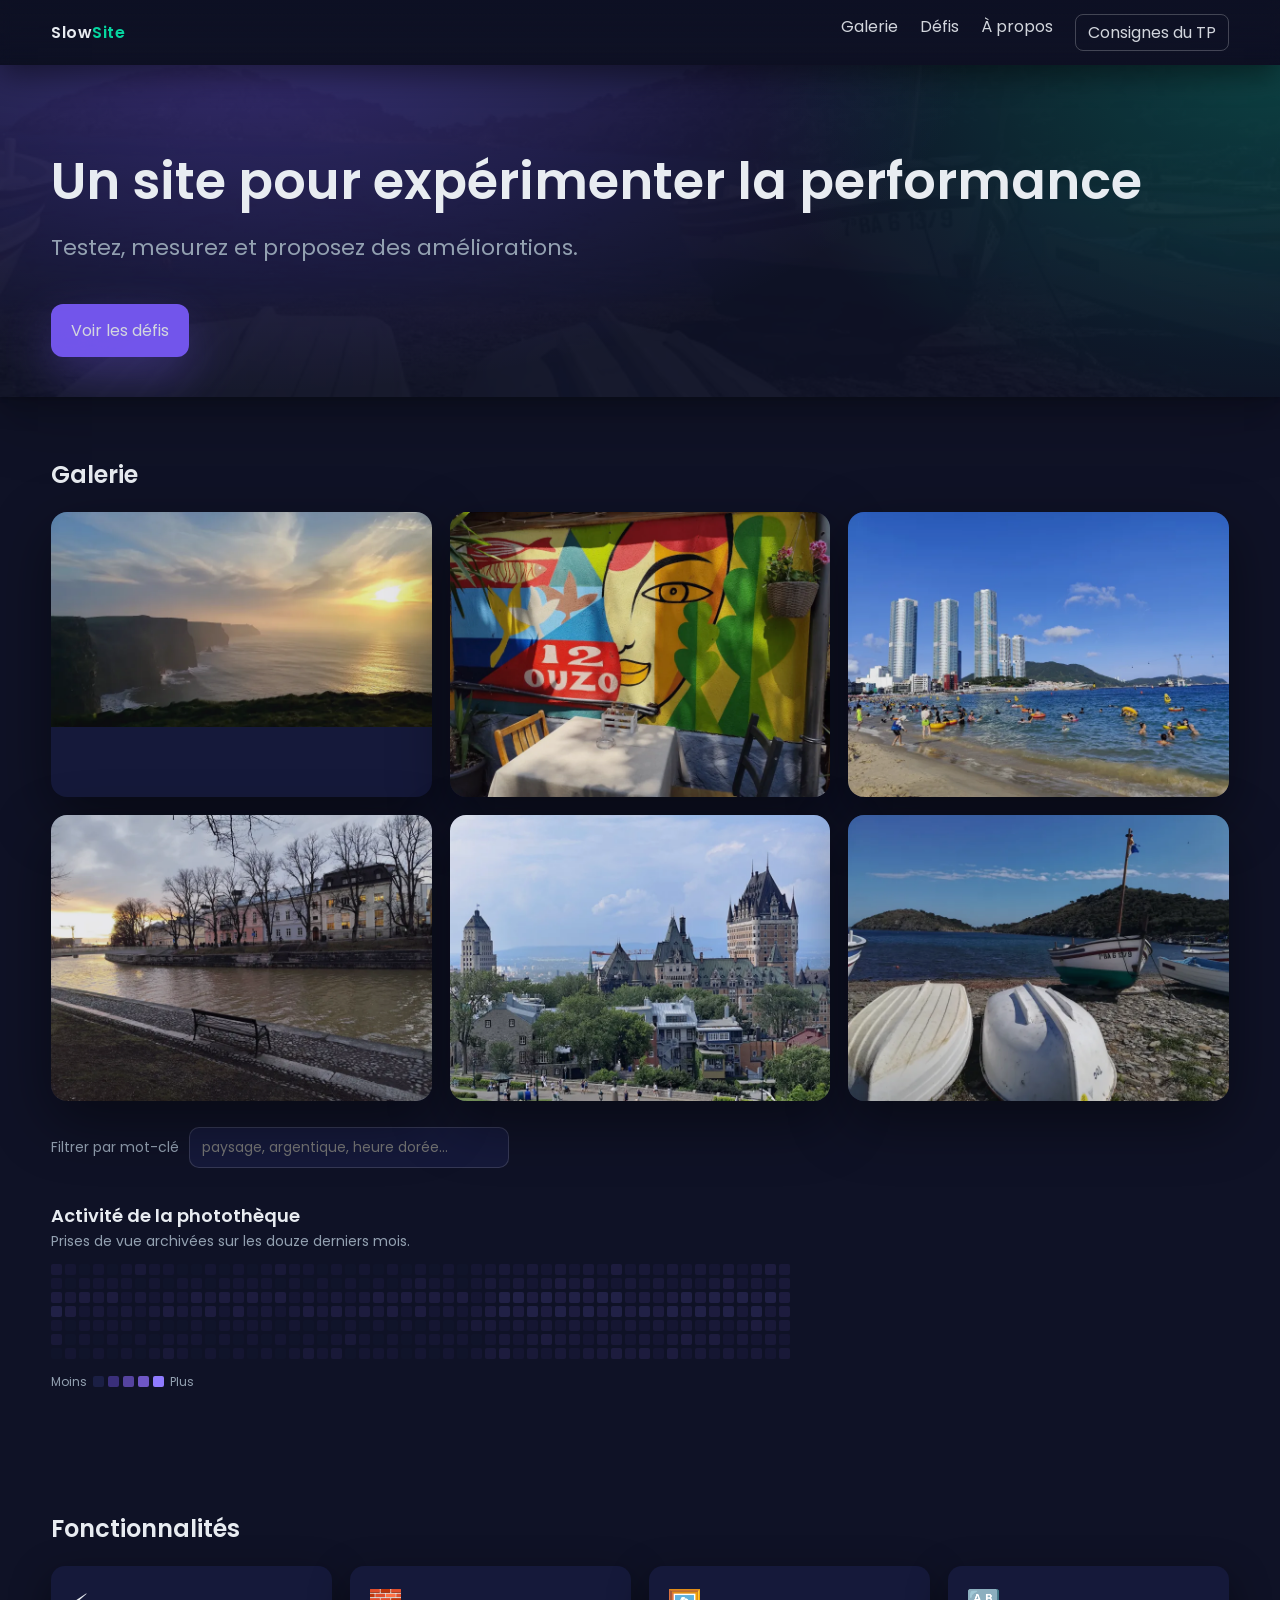
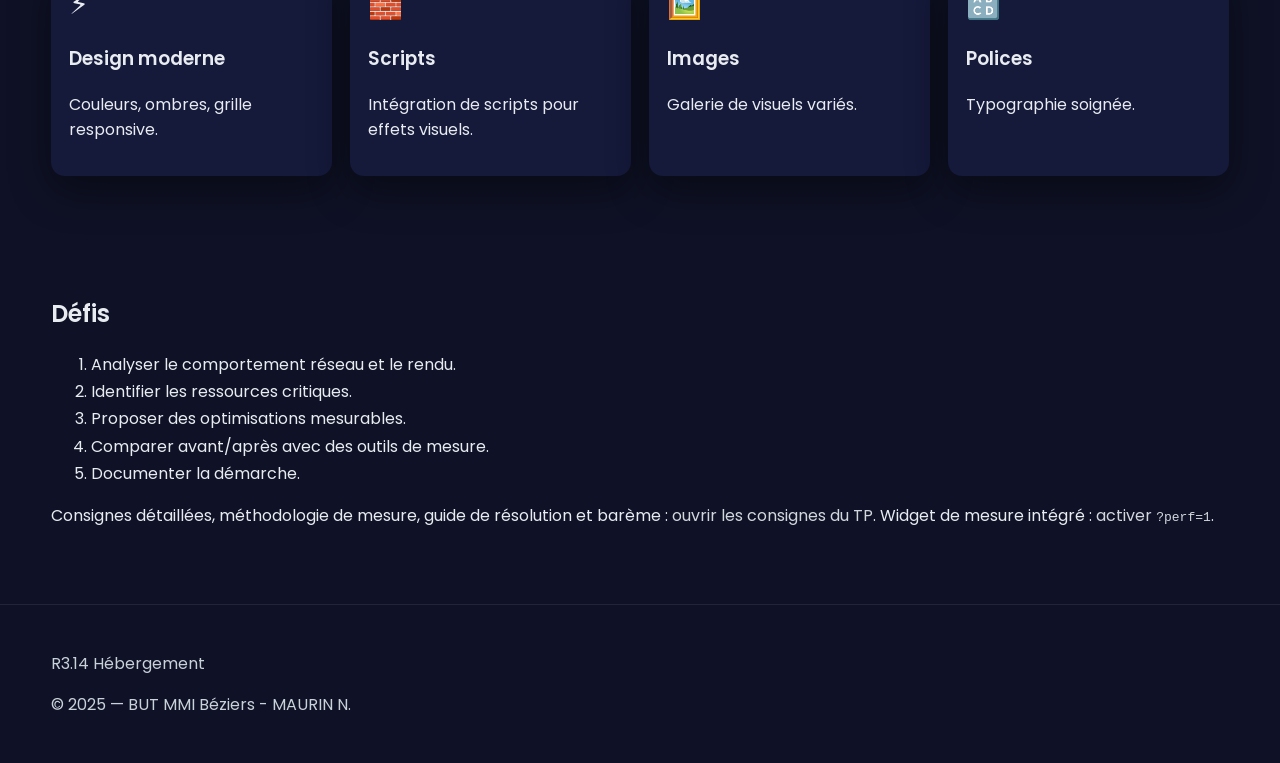
<file: index.html>
<!DOCTYPE html>
<html lang="fr">
  <head>
    <meta charset="utf-8" />
    <meta name="viewport" content="width=device-width, initial-scale=1" />
    <title>Site non optimisé...</title>

    <link rel="icon" type="image/png" href="img/favicon.png" />
    <link rel="preload" as="font" type="font/woff2" href="fonts/poppins-400-latin.woff2" crossorigin />

    <link rel="stylesheet" href="css/styles.css" />

      <script src="js/app.js" defer></script>

    <!-- ===== Infrastructure du TP : hors exercice =====================
         Le bouton « Consignes » et sa fenêtre ne font pas partie du site à
         optimiser. Inutile de les analyser, les optimiser ou les supprimer.
         Volontairement en ligne : aucune requête supplémentaire, et rien ne
         casse quand vous réécrivez css/styles.css ou js/app.js.
         ================================================================ -->
    <style>
      .tp-link{border:1px solid rgba(255,255,255,.25);border-radius:8px;padding:5px 12px}
      .tp-link:hover{background:rgba(255,255,255,.08)}
      /* Cette entrée de menu supplémentaire fait déborder la barre sur petit
         écran : on autorise le retour à la ligne. */
      @media (max-width:640px){
        .menu{flex-wrap:wrap;justify-content:flex-end;gap:8px 14px}
      }
      #tp-modal{width:min(1000px,94vw);height:min(86vh,900px);padding:0;border:0;
        border-radius:14px;background:#0f1226;color:#E8ECF1;overflow:hidden}
      #tp-modal::backdrop{background:rgba(4,6,18,.72)}
      .tp-modal-bar{display:flex;align-items:center;justify-content:space-between;
        gap:12px;padding:10px 14px;border-bottom:1px solid rgba(255,255,255,.12);
        font:600 15px/1.3 system-ui,Segoe UI,Roboto,Arial,sans-serif}
      .tp-modal-bar button{background:transparent;color:#E8ECF1;cursor:pointer;
        border:1px solid rgba(255,255,255,.25);border-radius:8px;padding:5px 11px;font:inherit}
      .tp-modal-bar button:hover{background:rgba(255,255,255,.1)}
      #tp-modal iframe{display:block;width:100%;height:calc(100% - 45px);border:0}
    </style>
  </head>
  <body>
    <div class="topbar">
      <div class="container nav">
        <div class="logo">Slow<span>Site</span></div>
        <div class="menu">
          <a href="#galerie">Galerie</a>
          <a href="#defis">Défis</a>
          <a href="#apropos">À propos</a>
          <a class="tp-link js-consignes" href="consignes.html">Consignes du TP</a>
        </div>
      </div>
    </div>

    <div class="hero">
      <div class="container hero-inner">
        <div class="hero-text">
          <h1>Un site pour expérimenter la performance</h1>
          <p>Testez, mesurez et proposez des améliorations.</p>
          <a class="cta" href="#defis">Voir les défis</a>
        </div>
      </div>
    </div>

    <div id="galerie" class="section gallery">
      <div class="container">
        <h2>Galerie</h2>
        <div class="grid">
          <div class="card" data-mots="paysage montagne aube brume grand angle">
            <a href="img1.html"><img src="img/img1-800.webp" alt="Image 1" width="800" height="452" decoding="async" fetchpriority="high"
                 srcset="img/img1-800.webp 800w, img/img1-1600.webp 1600w"
                 sizes="(max-width: 560px) 92vw, (max-width: 900px) 46vw, 388px" /></a>
          </div>
          <div class="card" data-mots="architecture ville façade contraste élevé">
            <a href="img2.html"><img src="img/img2-800.webp" alt="Image 2" width="800" height="600" decoding="async" loading="lazy"
                 srcset="img/img2-800.webp 800w, img/img2-1600.webp 1600w"
                 sizes="(max-width: 560px) 92vw, (max-width: 900px) 46vw, 388px" /></a>
          </div>
          <div class="card" data-mots="portrait studio clair-obscur noir profond">
            <a href="img3.html"><img src="img/img3-800.webp" alt="Image 3" width="800" height="600" decoding="async" loading="lazy"
                 srcset="img/img3-800.webp 800w, img/img3-1600.webp 1600w"
                 sizes="(max-width: 560px) 92vw, (max-width: 900px) 46vw, 388px" /></a>
          </div>
          <div class="card" data-mots="littoral falaise heure dorée pose longue">
            <a href="img4.html"><img src="img/img4-800.webp" alt="Image 4" width="800" height="600" decoding="async" loading="lazy"
                 srcset="img/img4-800.webp 800w, img/img4-1600.webp 1600w"
                 sizes="(max-width: 560px) 92vw, (max-width: 900px) 46vw, 388px" /></a>
          </div>
          <div class="card" data-mots="photo de rue ruelle silhouette monochrome">
            <a href="img5.html"><img src="img/img5-800.webp" alt="Image 5" width="800" height="600" decoding="async" loading="lazy"
                 srcset="img/img5-800.webp 800w, img/img5-1600.webp 1600w"
                 sizes="(max-width: 560px) 92vw, (max-width: 900px) 46vw, 388px" /></a>
          </div>
          <div class="card" data-mots="forêt sentier lumière rasante macro">
            <a href="img6.html"><img src="img/img6-800.webp" alt="Image 6" width="800" height="600" decoding="async" loading="lazy"
                 srcset="img/img6-800.webp 800w, img/img6-1600.webp 1600w"
                 sizes="(max-width: 560px) 92vw, (max-width: 900px) 46vw, 388px" /></a>
          </div>
        </div>
        <div class="gallery-filter">
          <label for="q">Filtrer par mot-clé</label>
          <input id="q" type="search" list="motscles" autocomplete="off"
                 placeholder="paysage, argentique, heure dorée…" />
          <datalist id="motscles"></datalist>
          <p id="filter-info" class="filter-info"></p>
        </div>

        <div class="activity">
          <h3 class="activity-title">Activité de la photothèque</h3>
          <p class="activity-sub">Prises de vue archivées sur les douze derniers mois.</p>
          <div class="activity-scroll">
            <div id="calendrier" class="calendar"></div>
          </div>
          <p class="activity-legend">
            <span>Moins</span>
            <i class="lvl lvl-0"></i><i class="lvl lvl-1"></i><i class="lvl lvl-2"></i><i class="lvl lvl-3"></i><i class="lvl lvl-4"></i>
            <span>Plus</span>
          </p>
        </div>
      </div>
    </div>

    <div id="apropos" class="section features">
      <div class="container">
        <h2>Fonctionnalités</h2>
        <div class="features-grid">
          <div class="feature">
            <div class="icon">⚡</div>
            <h3>Design moderne</h3>
            <p>Couleurs, ombres, grille responsive.</p>
          </div>
          <div class="feature">
            <div class="icon">🧱</div>
            <h3>Scripts</h3>
            <p>Intégration de scripts pour effets visuels.</p>
          </div>
          <div class="feature">
            <div class="icon">🖼️</div>
            <h3>Images</h3>
            <p>Galerie de visuels variés.</p>
          </div>
          <div class="feature">
            <div class="icon">🔠</div>
            <h3>Polices</h3>
            <p>Typographie soignée.</p>
          </div>
        </div>
      </div>
    </div>

    <div id="defis" class="section challenges">
      <div class="container">
        <h2>Défis</h2>
        <ol>
          <li>Analyser le comportement réseau et le rendu.</li>
          <li>Identifier les ressources critiques.</li>
          <li>Proposer des optimisations mesurables.</li>
          <li>Comparer avant/après avec des outils de mesure.</li>
          <li>Documenter la démarche.</li>
        </ol>
        <p>
          Consignes détaillées, méthodologie de mesure, guide de résolution et
          barème : <a class="js-consignes" href="consignes.html">ouvrir les
          consignes du TP</a>. Widget de mesure intégré :
          <a href="?perf=1">activer <code>?perf=1</code></a>.
        </p>
      </div>
    </div>

    <div class="footer">
      <div class="container">
        <p>R3.14 Hébergement</p>
        <p>© 2025 — BUT MMI Béziers - MAURIN N.</p>
      </div>
    </div>

    <!-- ===== Infrastructure du TP : hors exercice ===================== -->
    <dialog id="tp-modal" aria-labelledby="tp-modal-titre">
      <div class="tp-modal-bar">
        <span id="tp-modal-titre">Consignes du TP</span>
        <span>
          <a class="tp-link" href="consignes.html" target="_blank" rel="noopener">Ouvrir dans un onglet</a>
          <button type="button" data-tp-close>Fermer</button>
        </span>
      </div>
      <iframe title="Consignes du TP" data-src="consignes.html"></iframe>
    </dialog>

    <script>
      /* Ouvre les consignes en fenêtre modale. Sans JavaScript, ou si
         <dialog> n'est pas supporté, les liens naviguent normalement vers
         consignes.html : le contenu reste accessible dans tous les cas.
         L'iframe n'est chargée qu'à la première ouverture, pour ne rien
         ajouter au chargement de la page mesurée. */
      (function () {
        var modal = document.getElementById('tp-modal');
        var liens = document.querySelectorAll('.js-consignes');
        if (!modal || !liens.length || typeof modal.showModal !== 'function') return;

        var frame = modal.querySelector('iframe');
        for (var i = 0; i < liens.length; i++) {
          liens[i].addEventListener('click', function (e) {
            e.preventDefault();
            if (!frame.getAttribute('src')) {
              frame.setAttribute('src', frame.dataset.src);
            }
            modal.showModal();
          });
        }
        modal.querySelector('[data-tp-close]').addEventListener('click', function () {
          modal.close();
        });
        // Échap ne remonte pas d'une iframe vers le <dialog> parent : on
        // écoute donc aussi dans le document embarqué (même origine).
        frame.addEventListener('load', function () {
          try {
            frame.contentDocument.addEventListener('keydown', function (e) {
              if (e.key === 'Escape') modal.close();
            });
          } catch (err) { /* origine différente : la touche Échap n'agira pas */ }
        });
        // Clic sur le fond sombre : la cible est alors le <dialog> lui-même.
        modal.addEventListener('click', function (e) {
          if (e.target === modal) modal.close();
        });
      })();
      /* ================================================================ */

      if (new URLSearchParams(location.search).has('perf')) {
        var s = document.createElement('script');
        s.src = 'js/metrics.js';
        s.defer = true;
        document.head.appendChild(s);
      }
    </script>
  </body>
</html>
</file>
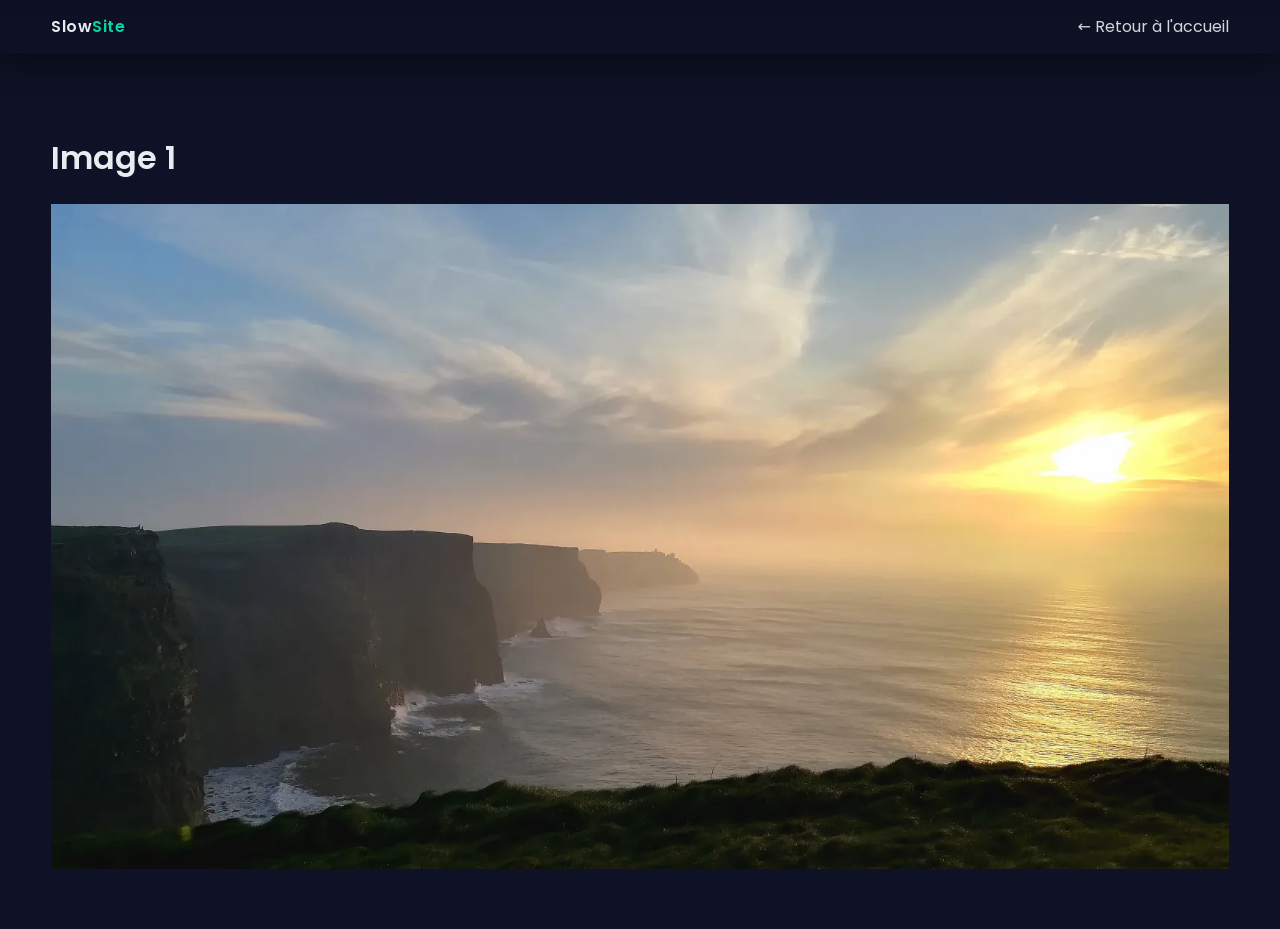
<file: img1.html>
<!DOCTYPE html>
<html lang="fr">
<head>
  <meta charset="utf-8" />
  <meta name="viewport" content="width=device-width, initial-scale=1" />
  <title>Image 1</title>
  <link rel="icon" type="image/png" href="img/favicon.png">
  <link rel="stylesheet" href="css/styles.css">
</head>
<body>
  <div class="topbar"><div class="container nav"><div class="logo">Slow<span>Site</span></div><div class="menu"><a href="index.html">← Retour à l'accueil</a></div></div></div>
  <div class="section image-page"><div class="container">
    <h1>Image 1</h1>
    <div class="image-wrapper"><img src="img/img1-1600.webp" srcset="img/img1-800.webp 800w, img/img1-1600.webp 1600w, img/img1-2400.webp 2400w" sizes="(max-width: 1200px) 92vw, 1200px" width="2400" height="1355" alt="Image 1"></div>
  </div></div>
  <script>
    if (new URLSearchParams(location.search).has('perf')) {
      var s = document.createElement('script');
      s.src = 'js/metrics.js'; s.defer = true; document.head.appendChild(s);
    }
  </script>
</body>
</html>
</file>
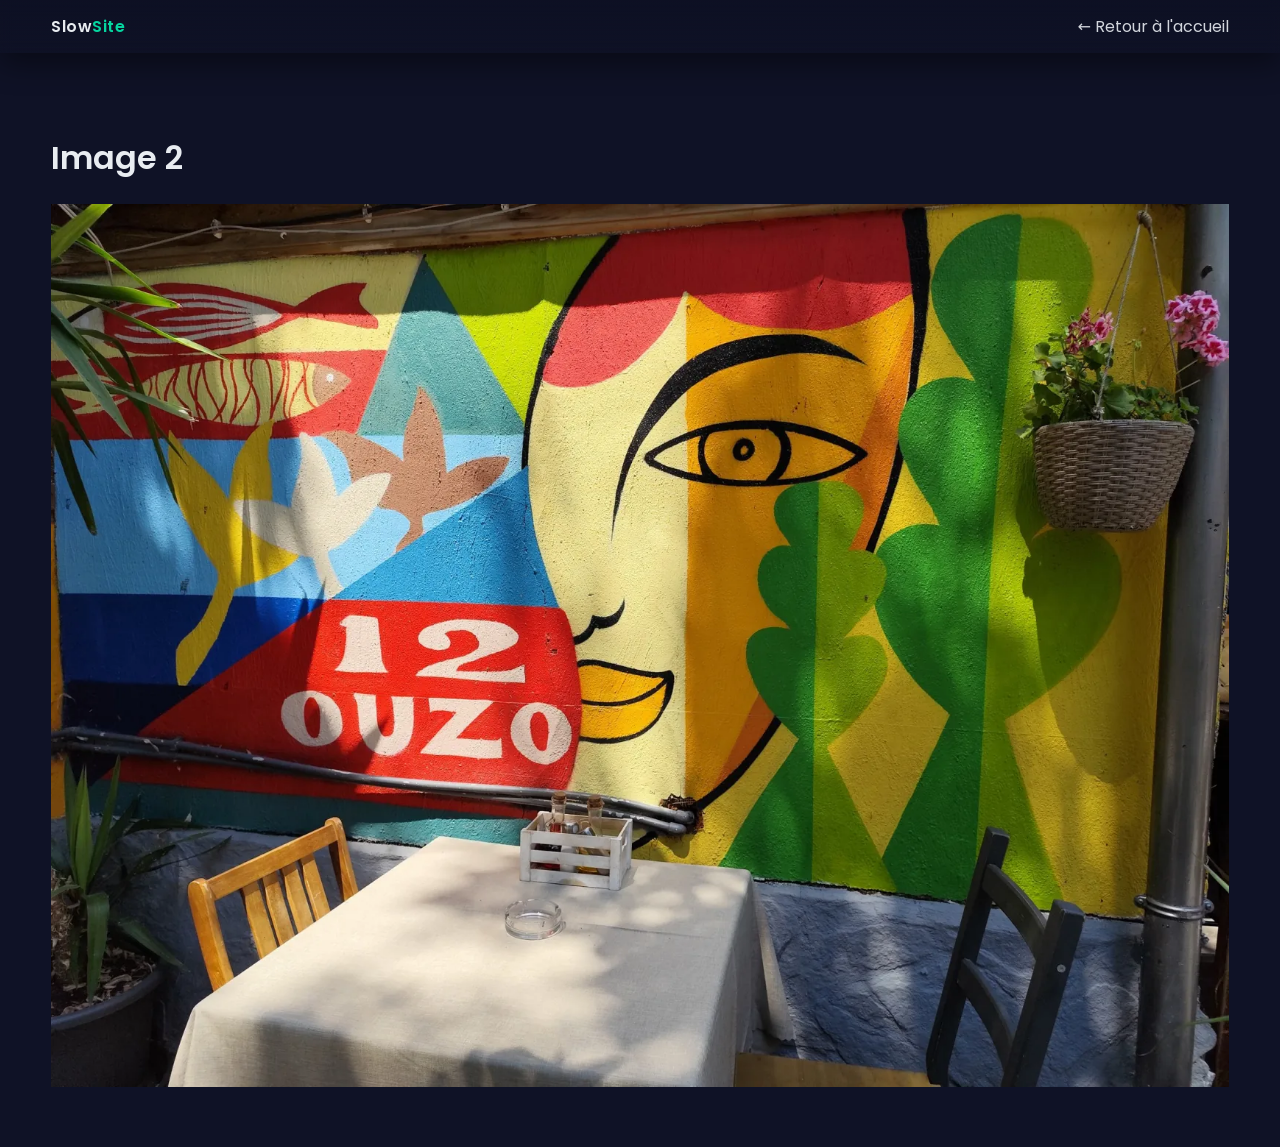
<file: img2.html>
<!DOCTYPE html>
<html lang="fr">
<head>
  <meta charset="utf-8" />
  <meta name="viewport" content="width=device-width, initial-scale=1" />
  <title>Image 2</title>
  <link rel="icon" type="image/png" href="img/favicon.png">
  <link rel="stylesheet" href="css/styles.css">
</head>
<body>
  <div class="topbar"><div class="container nav"><div class="logo">Slow<span>Site</span></div><div class="menu"><a href="index.html">← Retour à l'accueil</a></div></div></div>
  <div class="section image-page"><div class="container">
    <h1>Image 2</h1>
    <div class="image-wrapper"><img src="img/img2-1600.webp" srcset="img/img2-800.webp 800w, img/img2-1600.webp 1600w, img/img2-2040.webp 2040w" sizes="(max-width: 1200px) 92vw, 1200px" width="2040" height="1530" alt="Image 2"></div>
  </div></div>
  <script>
    if (new URLSearchParams(location.search).has('perf')) {
      var s = document.createElement('script');
      s.src = 'js/metrics.js'; s.defer = true; document.head.appendChild(s);
    }
  </script>
</body>
</html>
</file>
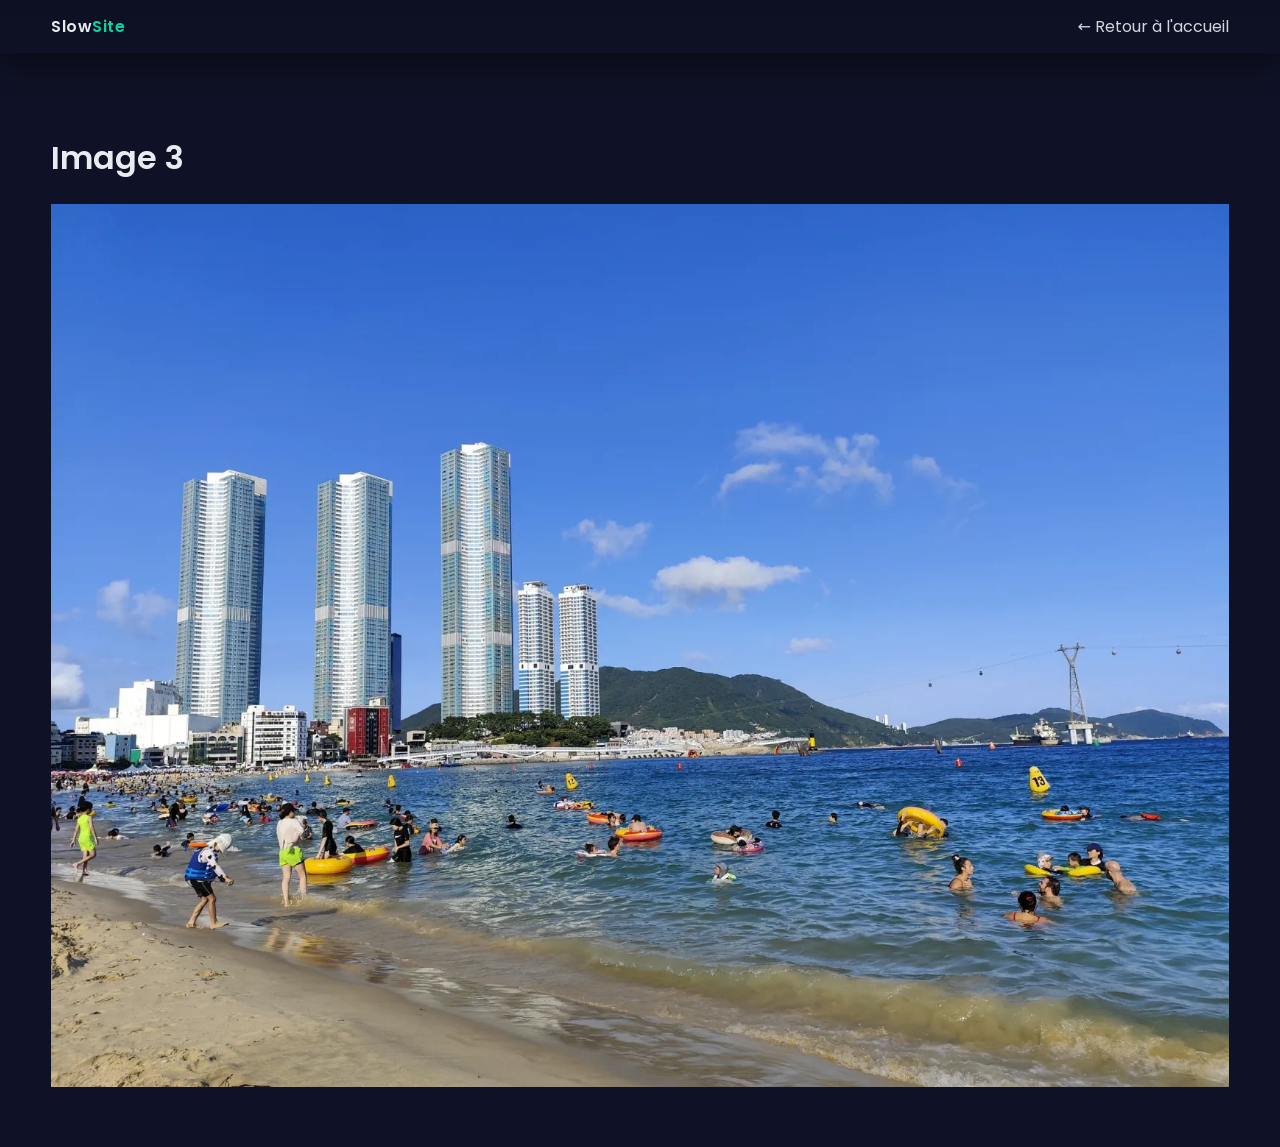
<file: img3.html>
<!DOCTYPE html>
<html lang="fr">
<head>
  <meta charset="utf-8" />
  <meta name="viewport" content="width=device-width, initial-scale=1" />
  <title>Image 3</title>
  <link rel="icon" type="image/png" href="img/favicon.png">
  <link rel="stylesheet" href="css/styles.css">
</head>
<body>
  <div class="topbar"><div class="container nav"><div class="logo">Slow<span>Site</span></div><div class="menu"><a href="index.html">← Retour à l'accueil</a></div></div></div>
  <div class="section image-page"><div class="container">
    <h1>Image 3</h1>
    <div class="image-wrapper"><img src="img/img3-1600.webp" srcset="img/img3-800.webp 800w, img/img3-1600.webp 1600w, img/img3-2040.webp 2040w" sizes="(max-width: 1200px) 92vw, 1200px" width="2040" height="1530" alt="Image 3"></div>
  </div></div>
  <script>
    if (new URLSearchParams(location.search).has('perf')) {
      var s = document.createElement('script');
      s.src = 'js/metrics.js'; s.defer = true; document.head.appendChild(s);
    }
  </script>
</body>
</html>
</file>
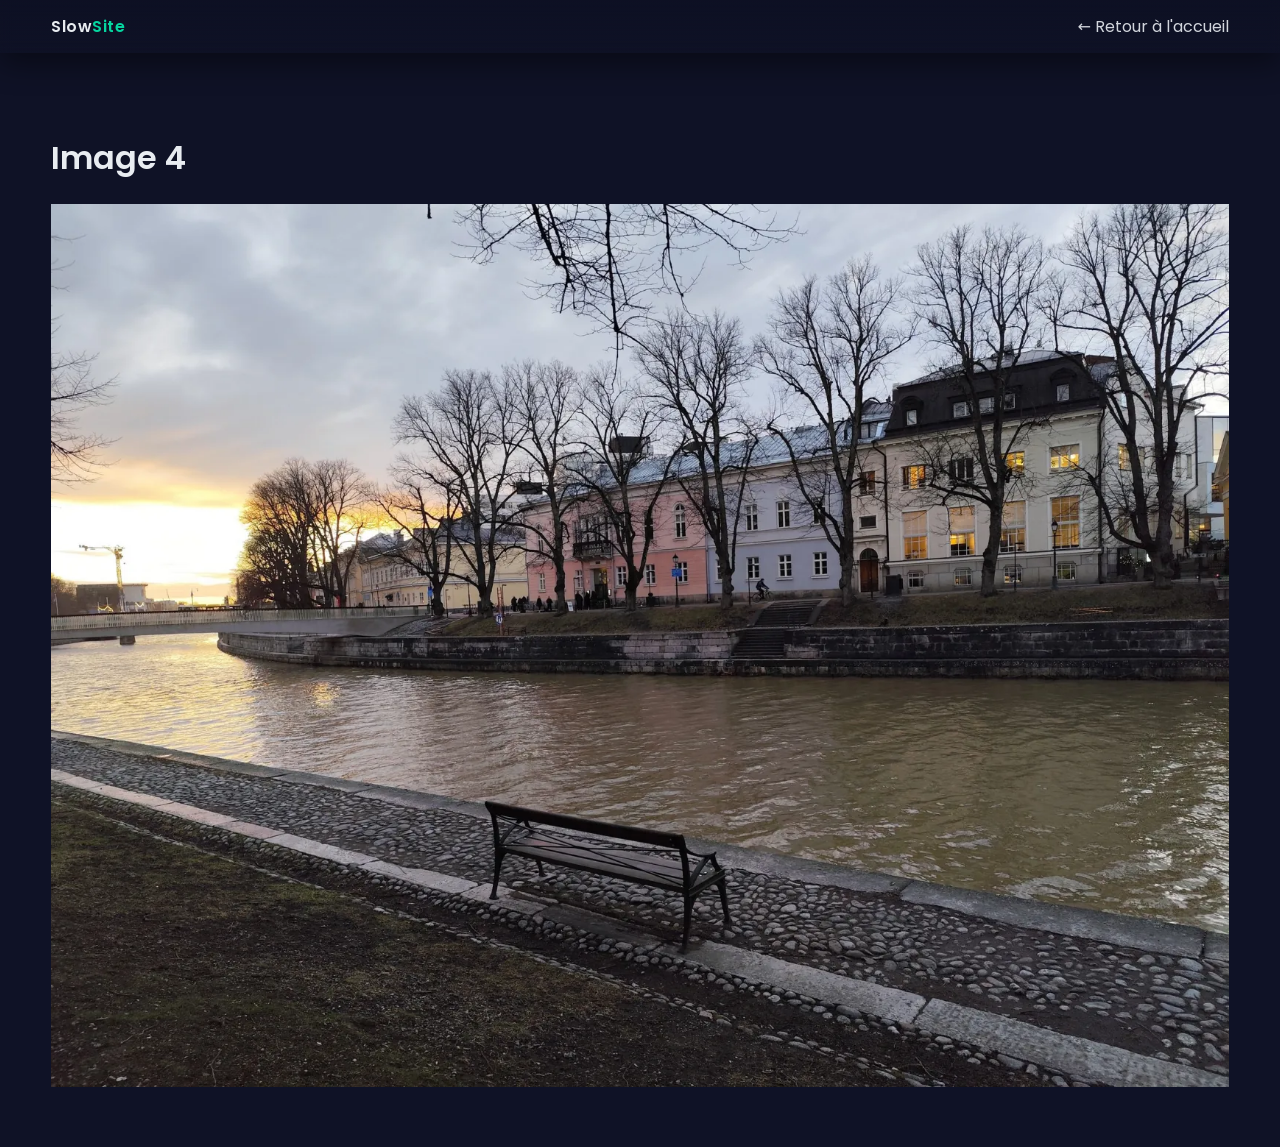
<file: img4.html>
<!DOCTYPE html>
<html lang="fr">
<head>
  <meta charset="utf-8" />
  <meta name="viewport" content="width=device-width, initial-scale=1" />
  <title>Image 4</title>
  <link rel="icon" type="image/png" href="img/favicon.png">
  <link rel="stylesheet" href="css/styles.css">
</head>
<body>
  <div class="topbar"><div class="container nav"><div class="logo">Slow<span>Site</span></div><div class="menu"><a href="index.html">← Retour à l'accueil</a></div></div></div>
  <div class="section image-page"><div class="container">
    <h1>Image 4</h1>
    <div class="image-wrapper"><img src="img/img4-1600.webp" srcset="img/img4-800.webp 800w, img/img4-1600.webp 1600w, img/img4-2040.webp 2040w" sizes="(max-width: 1200px) 92vw, 1200px" width="2040" height="1530" alt="Image 4"></div>
  </div></div>
  <script>
    if (new URLSearchParams(location.search).has('perf')) {
      var s = document.createElement('script');
      s.src = 'js/metrics.js'; s.defer = true; document.head.appendChild(s);
    }
  </script>
</body>
</html>
</file>
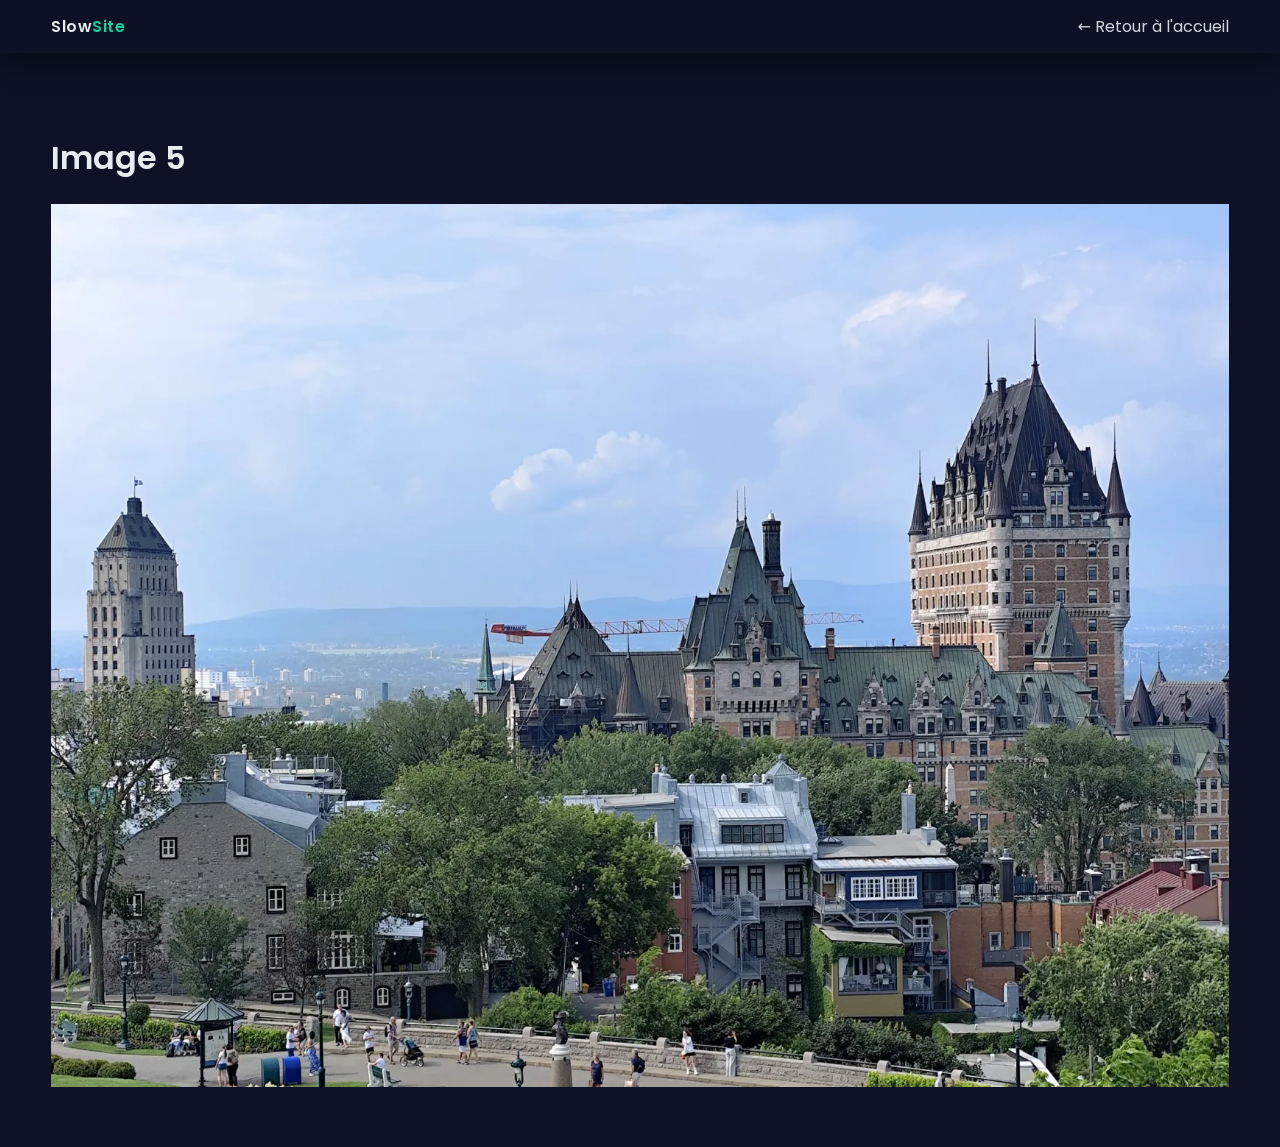
<file: img5.html>
<!DOCTYPE html>
<html lang="fr">
<head>
  <meta charset="utf-8" />
  <meta name="viewport" content="width=device-width, initial-scale=1" />
  <title>Image 5</title>
  <link rel="icon" type="image/png" href="img/favicon.png">
  <link rel="stylesheet" href="css/styles.css">
</head>
<body>
  <div class="topbar"><div class="container nav"><div class="logo">Slow<span>Site</span></div><div class="menu"><a href="index.html">← Retour à l'accueil</a></div></div></div>
  <div class="section image-page"><div class="container">
    <h1>Image 5</h1>
    <div class="image-wrapper"><img src="img/img5-1600.webp" srcset="img/img5-800.webp 800w, img/img5-1600.webp 1600w, img/img5-2040.webp 2040w" sizes="(max-width: 1200px) 92vw, 1200px" width="2040" height="1530" alt="Image 5"></div>
  </div></div>
  <script>
    if (new URLSearchParams(location.search).has('perf')) {
      var s = document.createElement('script');
      s.src = 'js/metrics.js'; s.defer = true; document.head.appendChild(s);
    }
  </script>
</body>
</html>
</file>
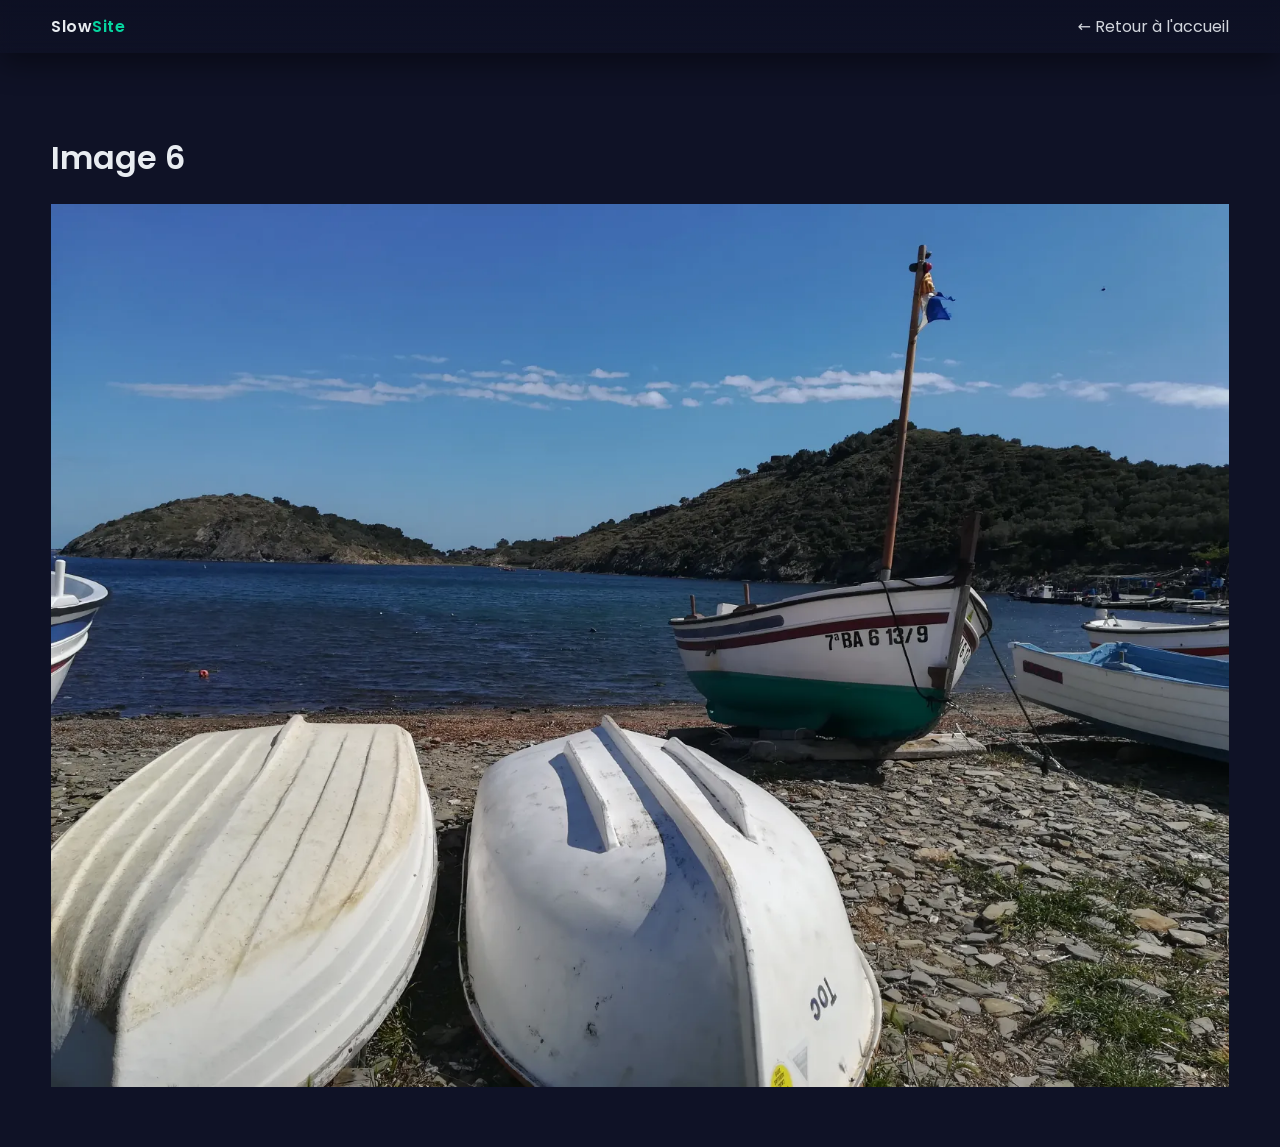
<file: img6.html>
<!DOCTYPE html>
<html lang="fr">
<head>
  <meta charset="utf-8" />
  <meta name="viewport" content="width=device-width, initial-scale=1" />
  <title>Image 6</title>
  <link rel="icon" type="image/png" href="img/favicon.png">
  <link rel="stylesheet" href="css/styles.css">
</head>
<body>
  <div class="topbar"><div class="container nav"><div class="logo">Slow<span>Site</span></div><div class="menu"><a href="index.html">← Retour à l'accueil</a></div></div></div>
  <div class="section image-page"><div class="container">
    <h1>Image 6</h1>
    <div class="image-wrapper"><img src="img/img6-1600.webp" srcset="img/img6-800.webp 800w, img/img6-1600.webp 1600w, img/img6-2400.webp 2400w" sizes="(max-width: 1200px) 92vw, 1200px" width="2400" height="1800" alt="Image 6"></div>
  </div></div>
  <script>
    if (new URLSearchParams(location.search).has('perf')) {
      var s = document.createElement('script');
      s.src = 'js/metrics.js'; s.defer = true; document.head.appendChild(s);
    }
  </script>
</body>
</html>
</file>
<file: css/styles.css>
@font-face{font-family:'Poppins';font-style:normal;font-weight:400;font-display:swap;src:url('../fonts/poppins-400-latin-ext.woff2') format('woff2');unicode-range:U+0100-02BA, U+02BD-02C5, U+02C7-02CC, U+02CE-02D7, U+02DD-02FF, U+0304, U+0308, U+0329, U+1D00-1DBF, U+1E00-1E9F, U+1EF2-1EFF, U+2020, U+20A0-20AB, U+20AD-20C4, U+2113, U+2C60-2C7F, U+A720-A7FF}
@font-face{font-family:'Poppins';font-style:normal;font-weight:400;font-display:swap;src:url('../fonts/poppins-400-latin.woff2') format('woff2');unicode-range:U+0000-00FF, U+0131, U+0152-0153, U+02BB-02BC, U+02C6, U+02DA, U+02DC, U+0304, U+0308, U+0329, U+2000-206F, U+20AC, U+2122, U+2191, U+2193, U+2212, U+2215, U+FEFF, U+FFFD}
@font-face{font-family:'Poppins';font-style:normal;font-weight:600;font-display:swap;src:url('../fonts/poppins-600-latin-ext.woff2') format('woff2');unicode-range:U+0100-02BA, U+02BD-02C5, U+02C7-02CC, U+02CE-02D7, U+02DD-02FF, U+0304, U+0308, U+0329, U+1D00-1DBF, U+1E00-1E9F, U+1EF2-1EFF, U+2020, U+20A0-20AB, U+20AD-20C4, U+2113, U+2C60-2C7F, U+A720-A7FF}
@font-face{font-family:'Poppins';font-style:normal;font-weight:600;font-display:swap;src:url('../fonts/poppins-600-latin.woff2') format('woff2');unicode-range:U+0000-00FF, U+0131, U+0152-0153, U+02BB-02BC, U+02C6, U+02DA, U+02DC, U+0304, U+0308, U+0329, U+2000-206F, U+20AC, U+2122, U+2191, U+2193, U+2212, U+2215, U+FEFF, U+FFFD}
.hero{position:relative;overflow:hidden}
/* Texture d'arrière-plan du bandeau principal. */
.hero::before{
  content:"";
  position:absolute;
  inset:0;
  background:url('../img/hero-texture.webp') center / cover no-repeat;
  opacity:.04;
  pointer-events:none;
}
.hero-inner{position:relative;z-index:1}
/* Ombre du bandeau (les autres ombres de cette règle étaient déjà écrasées par styles.css). */
.hero{
  box-shadow:
    0 2px 4px rgba(0,0,0,.14),
    0 8px 24px rgba(0,0,0,.22),
    0 24px 60px rgba(0,0,0,.18);
}
:root{--bg:#0f1226;--fg:#E8ECF1;--muted:#93A1B1;--primary:#7C5CFF;--accent:#06D6A0;--card:#15193A;--shadow:rgba(0,0,0,0.45)}
*{box-sizing:border-box}
html,body{margin:0;padding:0;background:var(--bg);color:var(--fg);font-family:'Poppins',system-ui,Segoe UI,Roboto,Arial,sans-serif}
.container{width:min(1200px,92%);margin:0 auto}
a{color:var(--fg);text-decoration:none;opacity:.9}a:hover{opacity:1}
.topbar{position:sticky;top:0;backdrop-filter:blur(6px);background:linear-gradient(180deg,rgba(13,16,35,.8),rgba(13,16,35,.2));z-index:10;box-shadow:0 10px 30px var(--shadow)}
.nav{display:flex;align-items:center;justify-content:space-between;padding:14px 0}
.logo{font-weight:700;letter-spacing:.5px}.logo span{color:var(--accent)}.menu{display:flex;gap:22px}
.hero{padding:90px 0 40px;background:radial-gradient(1200px 600px at 20% -10%, rgba(124,92,255,.35), transparent 60%), radial-gradient(900px 600px at 100% 0%, rgba(6,214,160,.25), transparent 60%)}
.hero-inner{display:grid;grid-template-columns:1fr;gap:28px}
.hero h1{font-size:clamp(28px,4vw,56px);line-height:1.05;margin:0 0 10px}
.hero p{font-size:clamp(16px,1.8vw,22px);color:var(--muted)}
.highlight{color:var(--accent)}
.cta{display:inline-block;margin-top:18px;background:var(--primary);padding:14px 20px;border-radius:12px;box-shadow:0 20px 50px rgba(124,92,255,.35);transition:transform .2s ease, box-shadow .2s ease}
.cta:hover{transform:translateY(-2px);box-shadow:0 28px 60px rgba(124,92,255,.45)}
.section{padding:60px 0}.section h2{margin:0 0 20px}
.gallery .grid{display:grid;grid-template-columns:repeat(3,1fr);gap:18px}
.card{background:var(--card);border-radius:16px;overflow:hidden;box-shadow:0 20px 60px var(--shadow)}
.card img{display:block;width:100%;height:auto;opacity:0;transition:opacity .6s ease}
.card img.loaded{opacity:1}
.features-grid{display:grid;grid-template-columns:repeat(4,1fr);gap:18px}
.feature{background:var(--card);padding:18px;border-radius:14px;box-shadow:0 14px 40px var(--shadow)}
.feature .icon{font-size:28px}
.challenges ol{line-height:1.7}
.footer{padding:30px 0;border-top:1px solid rgba(255,255,255,.08);color:#c9d1d9}
@media (max-width:900px){.features-grid{grid-template-columns:repeat(2,1fr)}.gallery .grid{grid-template-columns:repeat(2,1fr)}}
@media (max-width:560px){.features-grid{grid-template-columns:1fr}.gallery .grid{grid-template-columns:1fr}}

/* --- Filtrage de la galerie --- */
.gallery-filter{display:flex;align-items:center;flex-wrap:wrap;gap:10px;margin-top:26px}
.gallery-filter label{color:var(--muted);font-size:14px}
.gallery-filter input{background:var(--card);color:var(--fg);border:1px solid rgba(255,255,255,.14);
  border-radius:10px;padding:9px 12px;min-width:min(320px,100%);font:inherit;font-size:14px}
.gallery-filter input:focus{outline:2px solid var(--primary);outline-offset:1px}
.filter-info{margin:0;color:var(--muted);font-size:13px}
.card{transform:translateY(24px);transition:transform .35s ease}
.card.visible{transform:translateY(0)}

/* --- Calendrier d'activité --- */
.activity{margin-top:34px}
.activity-title{margin:0 0 2px;font-size:18px}
.activity-sub{margin:0 0 12px;color:var(--muted);font-size:14px}
.activity-scroll{overflow-x:auto;padding-bottom:4px}
.calendar{display:grid;grid-auto-flow:column;grid-template-rows:repeat(7,11px);
  grid-auto-columns:11px;gap:3px;width:max-content}
.cal-day{border-radius:2px;background:var(--lvl0);transition:opacity .25s linear}
/* Rampe séquentielle à teinte unique, du plus sombre au plus clair. */
:root{--lvl0:#1b1f44;--lvl1:#3a2f7a;--lvl2:#55439f;--lvl3:#6f57c6;--lvl4:#8f7bff}
.cal-day[data-n="1"]{background:var(--lvl1)}
.cal-day[data-n="2"]{background:var(--lvl2)}
.cal-day[data-n="3"]{background:var(--lvl3)}
.cal-day[data-n="4"]{background:var(--lvl4)}
.activity-legend{display:flex;align-items:center;gap:4px;margin:10px 0 0;
  color:var(--muted);font-size:12px}
.activity-legend .lvl{width:11px;height:11px;border-radius:2px;display:inline-block}
.activity-legend .lvl-0{background:var(--lvl0)}.activity-legend .lvl-1{background:var(--lvl1)}
.activity-legend .lvl-2{background:var(--lvl2)}.activity-legend .lvl-3{background:var(--lvl3)}
.activity-legend .lvl-4{background:var(--lvl4)}
.activity-legend span:first-child{margin-right:2px}
.activity-legend span:last-child{margin-left:2px}

/* --- Pages image (img1.html à img6.html) : contrainte à la largeur du conteneur --- */
.image-wrapper img{display:block;max-width:100%;height:auto}
</file>
